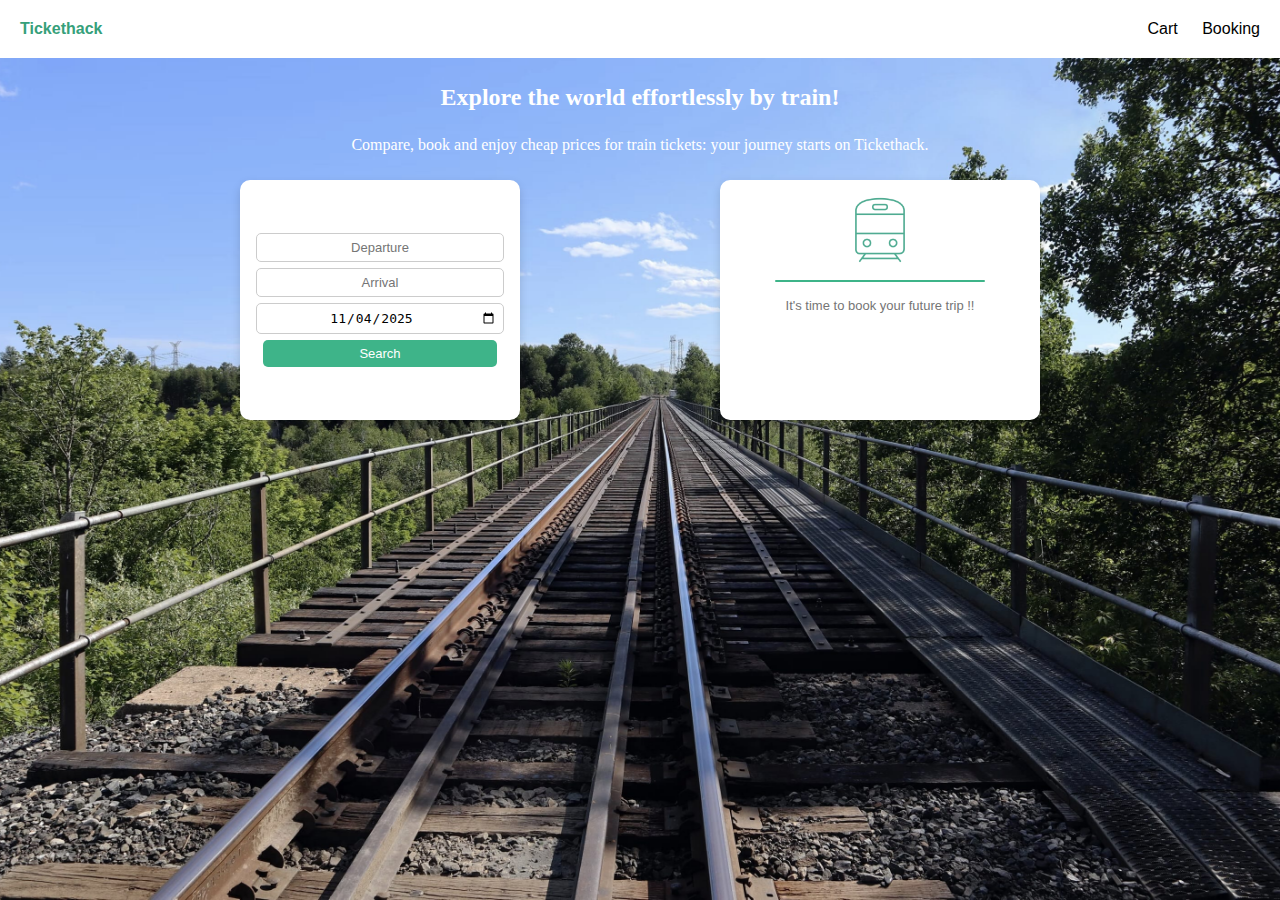
<file: index.html>
<!DOCTYPE html>
<html lang="fr">
<head>
  <meta charset="UTF-8">
  <meta name="viewport" content="width=device-width, initial-scale=1.0">
  <title>Tickethack</title>
  <link rel="stylesheet" href="style.css">
</head>
<body>

  <!-- Bandeau de navigation -->
  <header class="navbar">
    <div class="logo">Tickethack</div>
    <nav class="nav-links">
      <a href="cart.html">Cart</a>
      <a href="booking.html">Booking</a>
    </nav>
  </header>

  <!-- En-tête principal -->
  <div id="header">
    <h2>Explore the world effortlessly by train!</h2>
    <p>Compare, book and enjoy cheap prices for train tickets: your journey starts on Tickethack.</p>
  </div>

  <!-- Conteneur principal avec les deux blocs -->
  <div id="assets-list">

    <!-- Bloc 1 : formulaire -->
    <div id="div1">
      <input id = "Departure" type="text" placeholder="Departure">
      <input id = "arrival" type="text" placeholder="Arrival">
      <input id = "date" type="date" value="2025-11-04">
      <button id = "searchBtn">Search</button>
    </div>  

    <!-- Bloc 2 : image + texte -->
    <div id="div2">
      <div class="train">
        <img src="images/train.png" alt="Train">
        <!-- ligne de séparation avec une classe -->
        <div class="separator"></div>
        <input type="text" placeholder="It's time to book your future trip !!">
      </div>
    </div>

  </div>


<script src="script.js"></script>
</body>
</html>
</file>
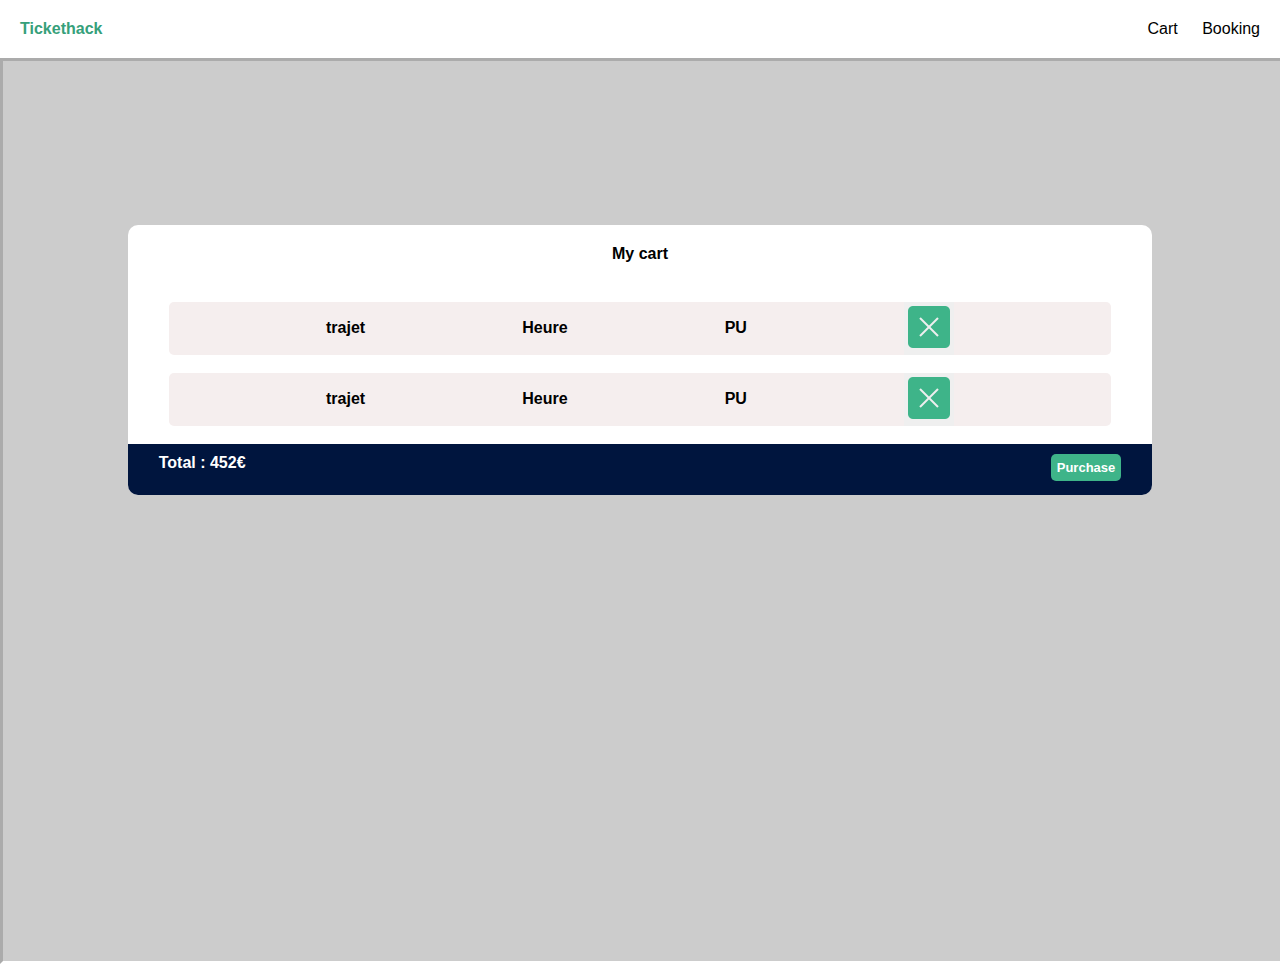
<file: cart.html>
<!DOCTYPE html>
<html lang="fr">
	<head>
		<meta charset="UTF-8">
		<meta name="viewport" content="width=device-width, initial-scale=1.0">
		<title>Tickethack</title>
		<link rel="stylesheet" href="style.css">
	</head>
	<body>
		<!-- Bandeau de navigation -->
		<header class="navbar">
			<div class="logo">Tickethack</div>
			<nav class="nav-links">
				<a href="cart.html">Cart</a>
				<a href="booking.html">Booking</a>
			</nav>
		</header>

		<content>
			<div class="container">
				<div id="cart-title">
					<h4 class="title-cart">My cart</h4>
				</div>
				<div class="cart">
					<div>trajet</div>
					<div>Heure</div>
					<div>PU</div>
					<button class="btn-delete"><img src="./images/icon-delete.png" alt="delete"></button>
				</div>
				<div class="cart">
					<div>trajet</div>
					<div>Heure</div>
					<div>PU</div>
					<button class="btn-delete"><img id="icon-delete" src="./images/icon-delete.png" alt="delete"></button>
				</div>
				<div id="cart-footer">
					<div>Total : 452€ </div>
					<div><button id = "btn-purchase">Purchase</button></div>
					
				</div>
			</div>
		</div>
	</body>
</html>
</file>
<file: style.css>
* {
    margin: 0;
    padding: 0;
}


/* ---------- NAVBAR ---------- */
.navbar {
  display: flex;
  justify-content: space-between;
  align-items: center;
  background-color: white;
  color: black;
  padding: 20px;
  margin: 0;
  font-family: Arial, sans-serif;
}

/* ---------- STRUCTURE GLOBALE ---------- */
html, body {
  margin: 0;
  padding: 0;
  height: 100%;
}

body {
  background-image: url('./images/background.jpg');
  background-position: center;
  background-size: cover;
  background-repeat: no-repeat;
  background-attachment: fixed;
  min-height: 100vh;
  box-sizing: border-box;

}


/* ---------- TEXTES ---------- */
h2, p {
  color: white;
  text-align: center;
  margin-top: 2%;
  margin-bottom: 2%;

}

.nav-links a {
  color: black;
  text-decoration: none;
  margin-left: 20px;
  font-size: 16px;
}

.nav-links a:hover {
  text-decoration: underline;
}

/* ---------- CONTENEUR PRINCIPAL ---------- */
#assets-list {
  display: flex;
  justify-content: center;
  align-items: center;
  gap: 200px;               /*  plus de séparation entre les deux div */
  flex: 1;
  margin-bottom: 40px;
}

/* ---------- BLOCS ---------- */
#div1 {
  background-color: white;  /* fond blanc conservé */
  border-radius: 10px;
  box-shadow: 0 4px 10px rgba(0,0,0,0.15);

  width: 260px;
  height: 220px;
  padding: 10px;            /* padding réduit pour moins d’espace autour du contenu */

  display: flex;
  flex-direction: column;
  justify-content: center;
  align-items: center;
  overflow: hidden;
  color: black;
  font-family: Arial, sans-serif;
  font-size: small;
  

}

#div2{
  background-color: white;  /* fond blanc conservé */
  border-radius: 10px;
  box-shadow: 0 4px 10px rgba(0,0,0,0.15);

  width: 300px;
  height: 220px;
  padding: 10px;            /* padding réduit pour moins d’espace autour du contenu */

  display: flex;
  flex-direction: column;
  justify-content: stretch;
  align-items: start;
  overflow: hidden;
  color: black;
  font-family: Arial, sans-serif;
  font-size: small;
  font-weight: 500;
  overflow-y: auto;
  overflow-x: hidden;

}


/* ---------- TRAIN (image + texte) ---------- */
.train {
  display: flex;
  flex-direction: column;
  align-items: center;
  gap: 10px;
  width: 100%;
}

.train img {
  width: 100px;             /* taille adaptée pour div plus petite */
  max-height: 80px;
  object-fit: contain;
}

/* ---------- Ligne de séparation ---------- */
.separator {
  width: 70%;
  height: 2px;
  background-color: #3eb489;
  border-radius: 1px;
}

/* ---------- INPUTS & BUTTONS ---------- */
#div1 input
{  width: 90%;               /*  assez large pour voir tout le texte */
  padding: 6px;
  font-size: 13px;
  text-align: center;
  border-radius: 5px;
  margin-bottom: 6px;
  border: 1px solid #ccc

}
.train input {
  width: 90%;               /*  assez large pour voir tout le texte */
  padding: 6px;
  font-size: 13px;
  text-align: center;
  border-radius: 5px;
  margin-bottom: 6px;
  border:#ccc;
}

.trip p{
  display: inline;
  color: black;
  margin: auto;
  background-color: #f5EEEE ;
  padding: 2px;
}

.trajet{
  
}

.id-trip{
  visibility: hidden;
}

#div1 button {
  background-color: #3eb489;
  color: white;
  border: none;
  padding: 6px;
  width: 90%;
  border-radius: 5px;
  cursor: pointer;
  font-size: 13px;

}

#div1 button:hover {
  background-color: #36a07a;
}

.btn-book{
  background-color: #3eb489;
  color: white;
  border: none;
  padding: 6px;
  width: 20%;
  border-radius: 5px;
  cursor: pointer;
  font-size: 10px;
  font-weight: bold;
}


content{
  display: block;
  background-color: #ccc;
  border-color: white;
  border-style: inset;
  width: 100%;
  height: 100%;
  margin: 0;
  padding: 0;
}

.logo{
  text-decoration: solid;
  color: #36a07a;
  font-weight: bold;
}

.container
{
  display: flex;
  flex-direction: column;
  justify-content:  space-between ;
  align-items: stretch;
  overflow: hidden;
  height: 30%;
  max-height: 60%;
  width: 80%;
  top: 25%;
  left: 10%;
  position: absolute;
  margin: auto;
  background-color: white;
  border-style: initial;
  border-radius: 10px;
  font-family: Arial, sans-serif;
  color: black;

}
#cart-title{
  display: flex;
  flex-direction: row;
  justify-content:center;
  margin-top: 2%;
  margin-bottom: 2%;
}

.cart{
  display: flex;
  flex-direction: row;
  justify-content: space-evenly;
  align-items: center;
  overflow: hidden;
  font-weight: bold;
  margin: 0% 4%;
  background-color: #f5EEEE;
  border-radius: 5px;
}
#icon-delete{
  border: none;
}

.btn-delete{
  border: none;

}

#cart-footer{
  display: flex;
  flex-direction: row;
  justify-content: space-between;
  flex-wrap: nowrap;
  background-color: #00153E;
  color: white;
  padding: 1% 3% 0% 3%;
  font-weight: bold;

}
#btn-purchase{
  background-color: #3eb489;
  color: white;
  border: none;
  padding: 6px;
  border-radius: 5px;
  cursor: pointer;
  font-size: 13px;
  font-weight: bold;
  margin-bottom: 20%;
}


#cart button:hover {
  background-color: #36a07a;
}
</file>
